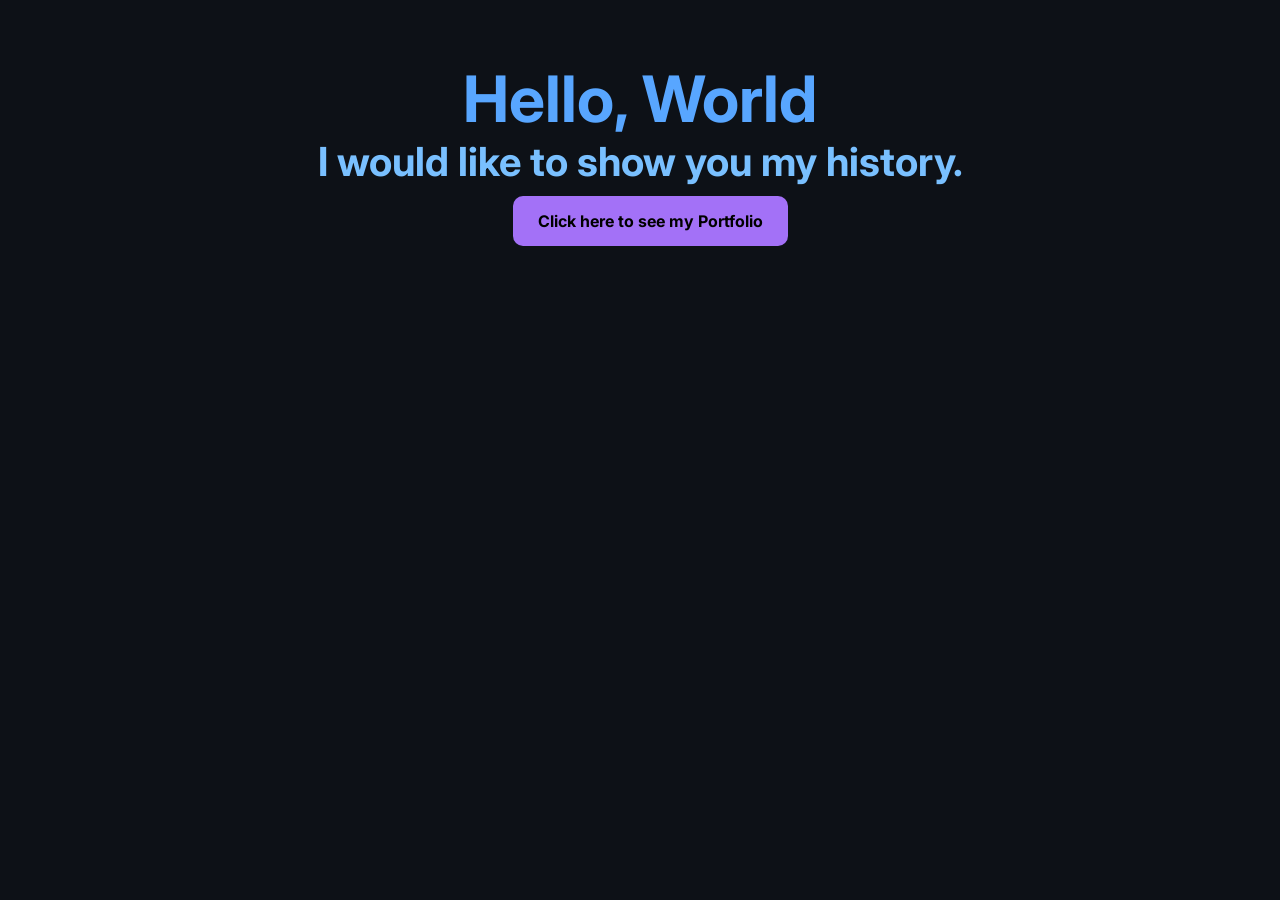
<file: index.html>
<!DOCTYPE html>
<html lang="pt-BR">
<head>
    <meta charset="UTF-8">
  <link rel="preconnect" href="https://fonts.googleapis.com">
<link rel="preconnect" href="https://fonts.gstatic.com" crossorigin>
<link href="https://fonts.googleapis.com/css2?family=Inter:ital,opsz,wght@0,14..32,100..900;1,14..32,100..900&family=Merriweather:ital,opsz,wght@0,18..144,300..900;1,18..144,300..900&family=Noto+Serif:ital,wght@0,100..900;1,100..900&display=swap" rel="stylesheet">
    <title>Pagina principal</title>
</head>
<body>
<h1>Hello, World</h1>
<p><b>I would like to show you my history.</b></p>
<a href="index 2 .html">
    <button>Click here to see my Portfolio</button>
</a>
<style>
* {
    margin: 0;
    padding: 0;
    box-sizing: border-box;
    font-family: "Inter", sans-serif;
}
body {
    background: #0d1117;
    color:#58a6ff;
   padding: 60px;
   display: flex;
   flex-direction: column;
   align-items: center;

   h1 {
    font-size: 64px;
    color-scheme: #58a6ff;
    font-weight: bold;
   }
p {
    font-size: 40px;
    color:#79c0ff;

}

button {
    background-color:#a371f7 ;
    width: 100%;
    max-width: 640px;
    font-size: 16px;
    font-weight: bold;
    border-radius: 10px;
    border: none;
    padding: 15px;
    cursor: pointer;
    margin: 10px;
}

}


</style>
</body>
</html>
</file>
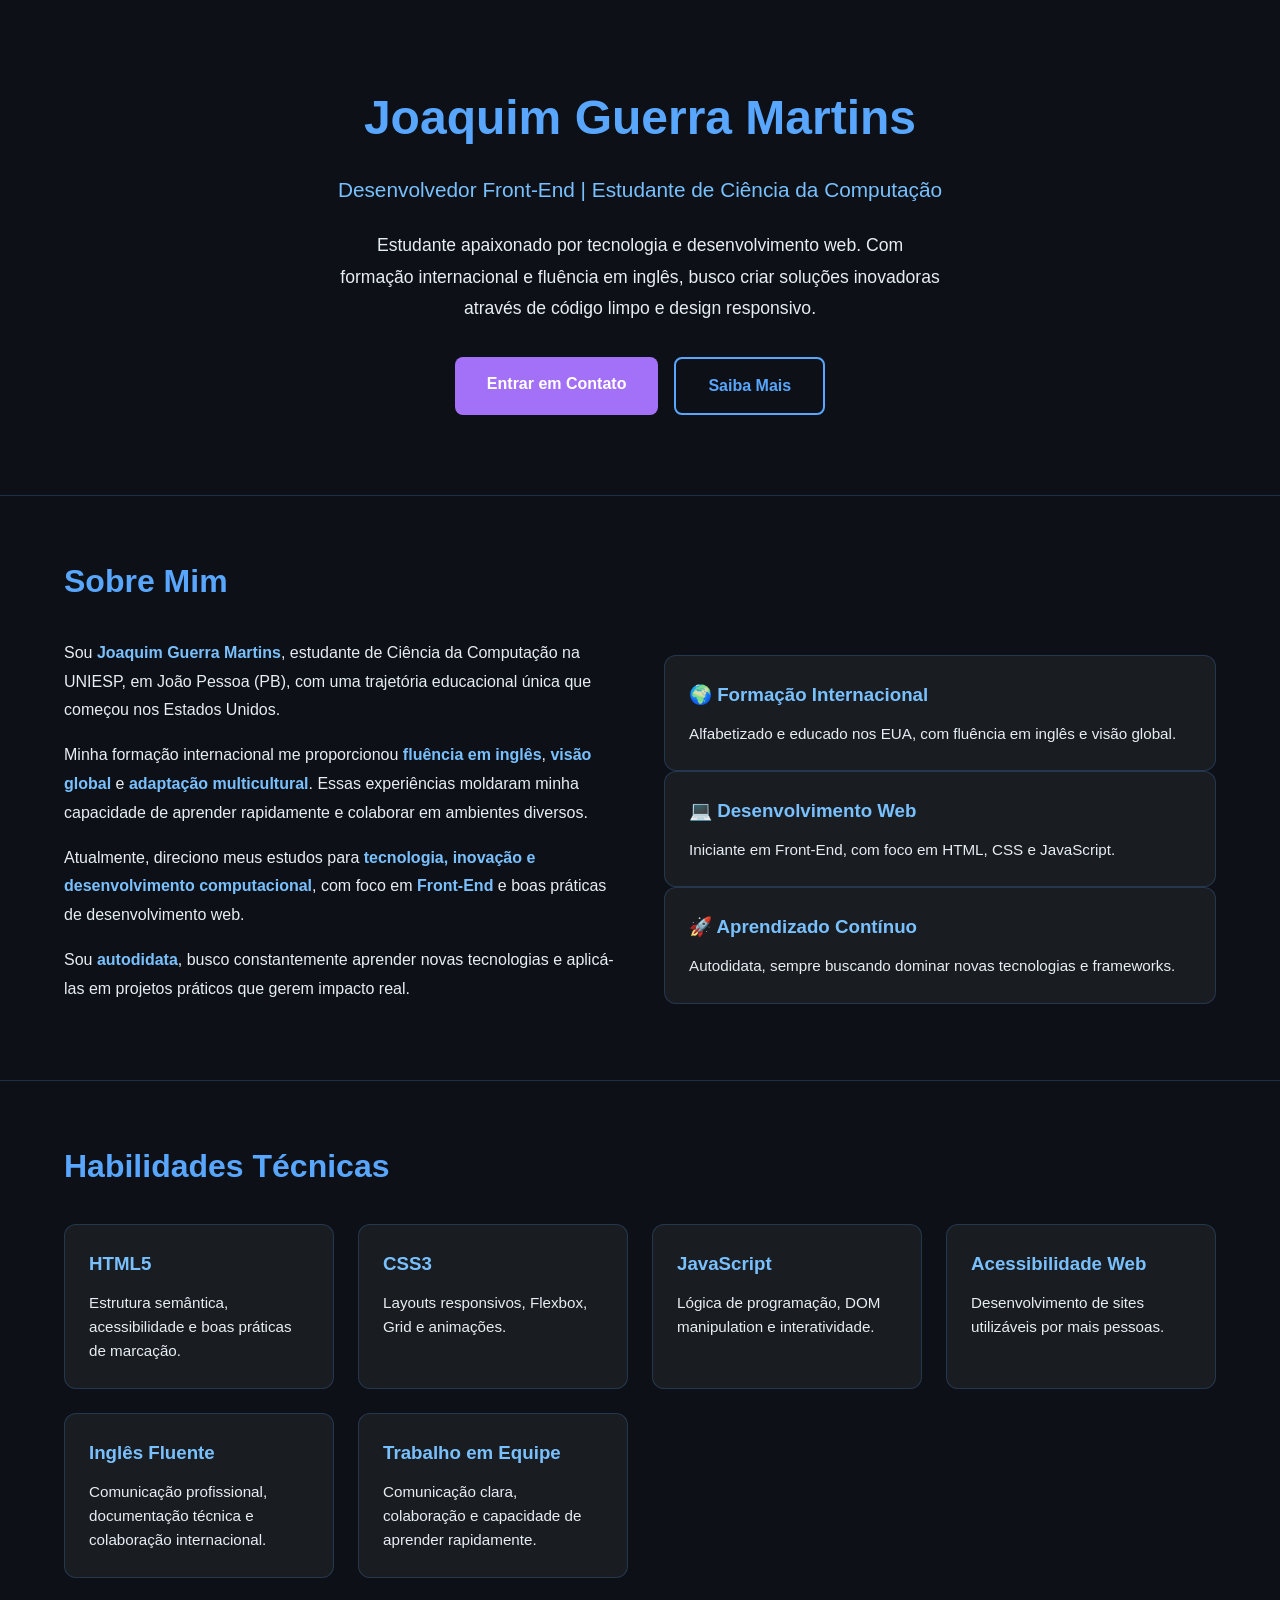
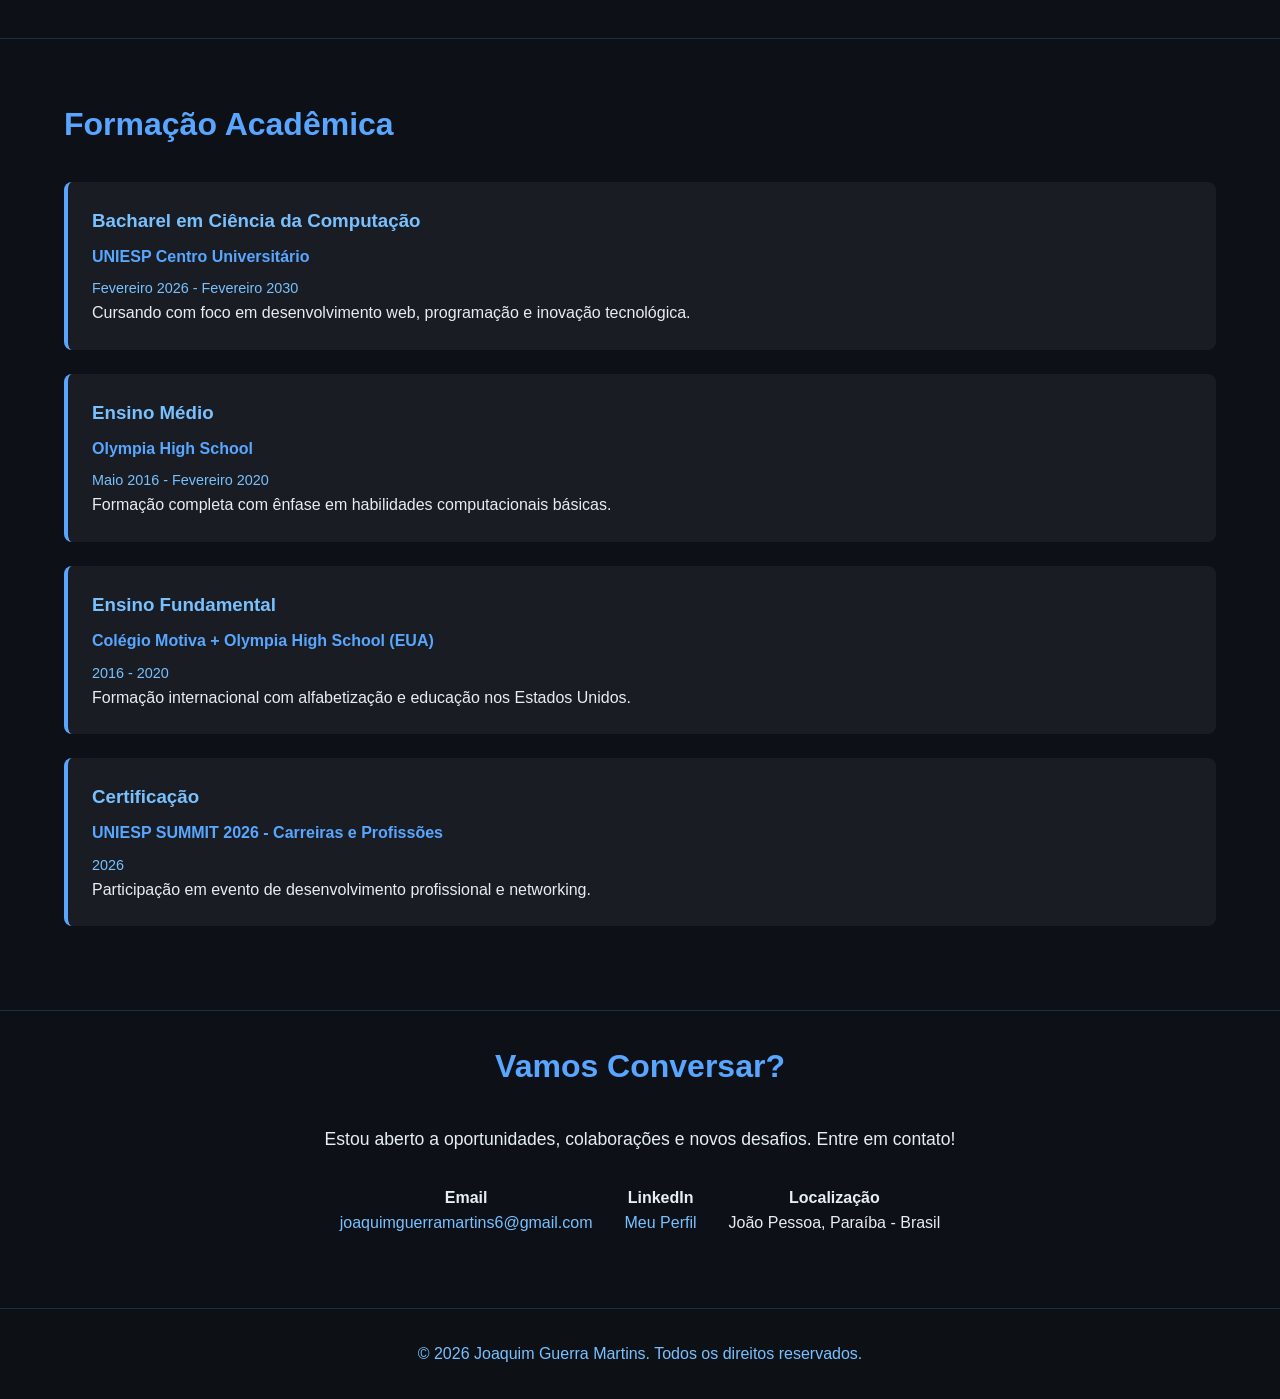
<file: index 2 .html>
<!DOCTYPE html>
<html lang="pt-BR">
<head>
    <meta charset="UTF-8">
    <meta name="viewport" content="width=device-width, initial-scale=1.0">
    <title>Joaquim Guerra Martins - Desenvolvedor Front-End</title>
    <style>
        :root {
            --bg-primary: #0d1117;
            --h1-color: #58a6ff;
            --text-secondary: #79c0ff;
            --button-color: #a371f7;
            --text-primary: #e6edf3;
            --border: rgba(88, 166, 255, 0.2);
        }

        * {
            margin: 0;
            padding: 0;
            box-sizing: border-box;
        }

        body {
            background-color: var(--bg-primary);
            color: var(--text-primary);
            font-family: 'Inter', 'Segoe UI', sans-serif;
            line-height: 1.6;
        }

        /* NAVBAR */
        nav {
            background-color: rgba(13, 17, 23, 0.95);
            padding: 16px 0;
            position: sticky;
            top: 0;
            border-bottom: 1px solid var(--border);
            backdrop-filter: blur(10px);
        }

        nav .container {
            max-width: 1200px;
            margin: 0 auto;
            padding: 0 24px;
            display: flex;
            justify-content: space-between;
            align-items: center;
        }

        nav .logo {
            font-size: 1.5rem;
            font-weight: 700;
            color: var(--h1-color);
        }

        nav ul {
            display: flex;
            list-style: none;
            gap: 32px;
        }

        nav a {
            color: var(--text-primary);
            text-decoration: none;
            transition: color 0.3s ease;
        }

        nav a:hover {
            color: var(--h1-color);
        }

        /* CONTAINER */
        .container {
            max-width: 1200px;
            margin: 0 auto;
            padding: 0 24px;
        }

        /* HERO SECTION */
        .hero {
            padding: 80px 0;
            text-align: center;
        }

        .hero h1 {
            color: var(--h1-color);
            font-size: 3rem;
            margin-bottom: 16px;
            font-weight: 700;
        }

        .hero .subtitle {
            color: var(--text-secondary);
            font-size: 1.3rem;
            margin-bottom: 24px;
        }

        .hero .description {
            color: var(--text-primary);
            font-size: 1.1rem;
            max-width: 600px;
            margin: 0 auto 32px;
            line-height: 1.8;
        }

        .cta-buttons {
            display: flex;
            gap: 16px;
            justify-content: center;
            flex-wrap: wrap;
        }

        button, .btn {
            background-color: var(--button-color);
            color: #ffffff;
            padding: 14px 32px;
            border: none;
            border-radius: 8px;
            font-weight: 600;
            cursor: pointer;
            transition: all 0.3s ease;
            text-decoration: none;
            display: inline-block;
        }

        button:hover, .btn:hover {
            background-color: var(--h1-color);
            transform: translateY(-2px);
            box-shadow: 0 8px 16px rgba(88, 166, 255, 0.3);
        }

        .btn-secondary {
            background-color: transparent;
            border: 2px solid var(--h1-color);
            color: var(--h1-color);
        }

        .btn-secondary:hover {
            background-color: rgba(88, 166, 255, 0.1);
        }

        /* ABOUT SECTION */
        .about {
            padding: 60px 0;
            border-top: 1px solid var(--border);
        }

        .about h2 {
            color: var(--h1-color);
            font-size: 2rem;
            margin-bottom: 32px;
        }

        .about-content {
            display: grid;
            grid-template-columns: 1fr 1fr;
            gap: 48px;
            align-items: center;
        }

        .about-text p {
            margin-bottom: 16px;
            color: var(--text-primary);
            line-height: 1.8;
        }

        .about-text strong {
            color: var(--text-secondary);
        }

        /* SKILLS SECTION */
        .skills {
            padding: 60px 0;
            border-top: 1px solid var(--border);
        }

        .skills h2 {
            color: var(--h1-color);
            font-size: 2rem;
            margin-bottom: 32px;
        }

        .skills-grid {
            display: grid;
            grid-template-columns: repeat(auto-fit, minmax(250px, 1fr));
            gap: 24px;
        }

        .skill-card {
            background-color: rgba(255, 255, 255, 0.05);
            border: 1px solid var(--border);
            border-radius: 12px;
            padding: 24px;
            transition: all 0.3s ease;
        }

        .skill-card:hover {
            border-color: var(--h1-color);
            box-shadow: 0 8px 32px rgba(88, 166, 255, 0.1);
            transform: translateY(-4px);
        }

        .skill-card h3 {
            color: var(--text-secondary);
            margin-bottom: 12px;
        }

        .skill-card p {
            color: var(--text-primary);
            font-size: 0.95rem;
        }

        /* EDUCATION SECTION */
        .education {
            padding: 60px 0;
            border-top: 1px solid var(--border);
        }

        .education h2 {
            color: var(--h1-color);
            font-size: 2rem;
            margin-bottom: 32px;
        }

        .education-item {
            background-color: rgba(255, 255, 255, 0.05);
            border-left: 4px solid var(--h1-color);
            border-radius: 8px;
            padding: 24px;
            margin-bottom: 24px;
        }

        .education-item h3 {
            color: var(--text-secondary);
            margin-bottom: 8px;
        }

        .education-item .institution {
            color: var(--h1-color);
            font-weight: 600;
            margin-bottom: 8px;
        }

        .education-item .date {
            color: #79c0ff;
            font-size: 0.9rem;
        }

        /* CONTACT SECTION */
        .contact {
            padding: 30px 0;
            border-top: 1px solid var(--border);
            text-align: center;
        }

        .contact h2 {
            color: var(--h1-color);
            font-size: 2rem;
            margin-bottom: 32px;
        }

        .contact-info {
            display: flex;
            justify-content: center;
            gap: 32px;
            flex-wrap: wrap;
            margin-bottom: 32px;
        }

        .contact-item {
            display: flex;
            flex-direction: column;
            align-items: center;
        }

        .contact-item a {
            color: var(--text-secondary);
            text-decoration: none;
            transition: color 0.3s ease;
        }

        .contact-item a:hover {
            color: var(--h1-color);
        }

        /* FOOTER */
        footer {
            background-color: rgba(13, 17, 23, 0.95);
            border-top: 1px solid var(--border);
            padding: 32px 0;
            text-align: center;
            color: #79c0ff;
            margin-top: 10px;
        }

        /* RESPONSIVE */
        @media (max-width: 768px) {
            .hero h1 {
                font-size: 2rem;
            }

            .hero .subtitle {
                font-size: 1.1rem;
            }

            nav ul {
                gap: 16px;
            }

            .about-content {
                grid-template-columns: 1fr;
            }

            .cta-buttons {
                flex-direction: column;
            }

            button, .btn {
                width: 100%;
            }
        }
    </style>
</head>
<body>
    <!-- NAVBAR -->
    

    <!-- HERO SECTION -->
    <section class="hero">
        <div class="container">
            <h1>Joaquim Guerra Martins</h1>
            <p class="subtitle">Desenvolvedor Front-End | Estudante de Ciência da Computação</p>
            <p class="description">
                Estudante apaixonado por tecnologia e desenvolvimento web. Com formação internacional e fluência em inglês, busco criar soluções inovadoras através de código limpo e design responsivo.
            </p>
            <div class="cta-buttons">
                <a href="#contato" class="btn">Entrar em Contato</a>
                <a href="#sobre" class="btn btn-secondary">Saiba Mais</a>
            </div>
        </div>
    </section>

    <!-- ABOUT SECTION -->
    <section class="about" id="sobre">
        <div class="container">
            <h2>Sobre Mim</h2>
            <div class="about-content">
                <div class="about-text">
                    <p>
                        Sou <strong>Joaquim Guerra Martins</strong>, estudante de Ciência da Computação na UNIESP, em João Pessoa (PB), com uma trajetória educacional única que começou nos Estados Unidos.
                    </p>
                    <p>
                        Minha formação internacional me proporcionou <strong>fluência em inglês</strong>, <strong>visão global</strong> e <strong>adaptação multicultural</strong>. Essas experiências moldaram minha capacidade de aprender rapidamente e colaborar em ambientes diversos.
                    </p>
                    <p>
                        Atualmente, direciono meus estudos para <strong>tecnologia, inovação e desenvolvimento computacional</strong>, com foco em <strong>Front-End</strong> e boas práticas de desenvolvimento web.
                    </p>
                    <p>
                        Sou <strong>autodidata</strong>, busco constantemente aprender novas tecnologias e aplicá-las em projetos práticos que gerem impacto real.
                    </p>
                </div>
                <div class="about-highlights">
                    <div class="skill-card">
                        <h3>🌍 Formação Internacional</h3>
                        <p>Alfabetizado e educado nos EUA, com fluência em inglês e visão global.</p>
                    </div>
                    <div class="skill-card">
                        <h3>💻 Desenvolvimento Web</h3>
                        <p>Iniciante em Front-End, com foco em HTML, CSS e JavaScript.</p>
                    </div>
                    <div class="skill-card">
                        <h3>🚀 Aprendizado Contínuo</h3>
                        <p>Autodidata, sempre buscando dominar novas tecnologias e frameworks.</p>
                    </div>
                </div>
            </div>
        </div>
    </section>

    <!-- SKILLS SECTION -->
    <section class="skills" id="skills">
        <div class="container">
            <h2>Habilidades Técnicas</h2>
            <div class="skills-grid">
                <div class="skill-card">
                    <h3>HTML5</h3>
                    <p>Estrutura semântica, acessibilidade e boas práticas de marcação.</p>
                </div>
                <div class="skill-card">
                    <h3>CSS3</h3>
                    <p>Layouts responsivos, Flexbox, Grid e animações.</p>
                </div>
                <div class="skill-card">
                    <h3>JavaScript</h3>
                    <p>Lógica de programação, DOM manipulation e interatividade.</p>
                </div>
                <div class="skill-card">
                    <h3>Acessibilidade Web</h3>
                    <p>Desenvolvimento de sites utilizáveis por mais pessoas.</p>
                </div>
                <div class="skill-card">
                    <h3>Inglês Fluente</h3>
                    <p>Comunicação profissional, documentação técnica e colaboração internacional.</p>
                </div>
                <div class="skill-card">
                    <h3>Trabalho em Equipe</h3>
                    <p>Comunicação clara, colaboração e capacidade de aprender rapidamente.</p>
                </div>
            </div>
        </div>
    </section>

    <!-- EDUCATION SECTION -->
    <section class="education" id="educacao">
        <div class="container">
            <h2>Formação Acadêmica</h2>
            
            <div class="education-item">
                <h3>Bacharel em Ciência da Computação</h3>
                <div class="institution">UNIESP Centro Universitário</div>
                <div class="date">Fevereiro 2026 - Fevereiro 2030</div>
                <p>Cursando com foco em desenvolvimento web, programação e inovação tecnológica.</p>
            </div>

            <div class="education-item">
                <h3>Ensino Médio</h3>
                <div class="institution">Olympia High School</div>
                <div class="date">Maio 2016 - Fevereiro 2020</div>
                <p>Formação completa com ênfase em habilidades computacionais básicas.</p>
            </div>

            <div class="education-item">
                <h3>Ensino Fundamental</h3>
                <div class="institution">Colégio Motiva + Olympia High School (EUA)</div>
                <div class="date">2016 - 2020</div>
                <p>Formação internacional com alfabetização e educação nos Estados Unidos.</p>
            </div>

            <div class="education-item">
                <h3>Certificação</h3>
                <div class="institution">UNIESP SUMMIT 2026 - Carreiras e Profissões</div>
                <div class="date">2026</div>
                <p>Participação em evento de desenvolvimento profissional e networking.</p>
            </div>
        </div>
    </section>

    <!-- CONTACT SECTION -->
    <section class="contact" id="contato">
        <div class="container">
            <h2>Vamos Conversar?</h2>
            <p style="margin-bottom: 32px; font-size: 1.1rem;">
                Estou aberto a oportunidades, colaborações e novos desafios. Entre em contato!
            </p>
            <div class="contact-info">
                <div class="contact-item">
                    <strong>Email</strong>
                    <a href="mailto:joaquimguerramartins6@gmail.com">joaquimguerramartins6@gmail.com</a>
                </div>
                <div class="contact-item">
                    <strong>LinkedIn</strong>
                    <a href="https://www.linkedin.com/in/joaquimguerra-martins-70404a3b3" target="_blank">Meu Perfil</a>
                </div>
                <div class="contact-item">
                    <strong>Localização</strong>
                    <p>João Pessoa, Paraíba - Brasil</p>
                </div>
            </div>
           
        </div>
    </section>

    <!-- FOOTER -->
    <footer>
        <div class="container">
            <p>&copy; 2026 Joaquim Guerra Martins. Todos os direitos reservados.</p>
        </div>
    </footer>
</body>
</html>
</file>
